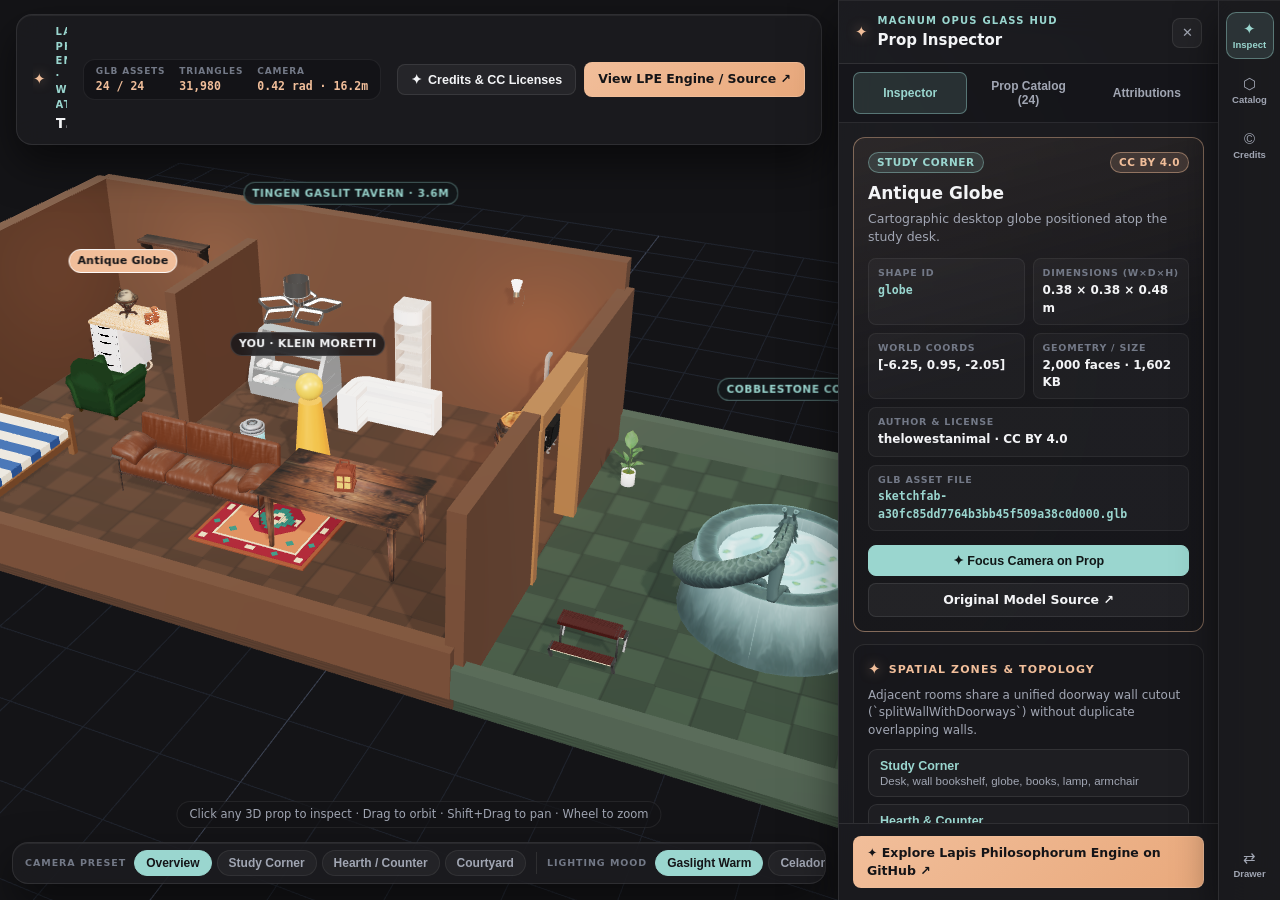
<file: docs/3d-showcase/index.html>
<!doctype html>
<html lang="en">
<head>
  <meta charset="utf-8" />
  <meta name="viewport" content="width=device-width, initial-scale=1" />
  <title>LPE 3D Atlas Showcase — Magnum Opus Glass</title>
  <link rel="stylesheet" href="./style.css" />
</head>
<body>
  <div id="lpe_showcase_app" class="lpe-app" data-lighting="gaslight">
    <!-- Spatial WebGL Stage -->
    <main class="lpe-viewport-stage" aria-label="Interactive 3D Atlas Viewport">
      <div id="lpe_canvas_wrap" class="lpe-canvas-wrap">
        <div id="lpe_labels_layer" class="lpe-webgl-labels" aria-hidden="true"></div>
      </div>

      <!-- Top Floating Telemetry & Status Bar -->
      <header class="lpe-topbar lpe-glass">
        <div class="lpe-brand">
          <span class="lpe-glyph" aria-hidden="true">✦</span>
          <div class="lpe-brand-copy">
            <span class="lpe-eyebrow">LAPIS PHILOSOPHORUM ENGINE · WEBGL ATLAS</span>
            <h1 class="lpe-title">Tingen Quarter — Spatial Prop &amp; Topology Stage</h1>
          </div>
        </div>

        <div class="lpe-telemetry" aria-label="Scene Telemetry">
          <div class="lpe-stat">
            <span class="lpe-stat-label">GLB ASSETS</span>
            <span id="stat_glb_count" class="lpe-stat-val">0 / 24</span>
          </div>
          <div class="lpe-stat">
            <span class="lpe-stat-label">TRIANGLES</span>
            <span id="stat_tri_count" class="lpe-stat-val">0</span>
          </div>
          <div class="lpe-stat">
            <span class="lpe-stat-label">CAMERA</span>
            <span id="stat_cam_coords" class="lpe-stat-val">0.42 rad · 16.5m</span>
          </div>
        </div>

        <div class="lpe-topbar-actions">
          <button type="button" id="btn_open_credits" class="lpe-btn lpe-btn-ghost" title="View CC BY 4.0 &amp; CC0 Model Attributions">
            <span aria-hidden="true">✦</span> Credits &amp; CC Licenses
          </button>
          <a class="lpe-btn lpe-btn-primary" href="https://github.com/250000000001/ST-LapisPhilosophorumEngine/tree/main" target="_blank" rel="noopener noreferrer">
            View LPE Engine / Source ↗
          </a>
        </div>
      </header>

      <!-- Bottom Floating Camera Presets & Lighting Mood Dock -->
      <section class="lpe-bottom-dock lpe-glass" aria-label="Camera Presets and Lighting Controls">
        <div class="lpe-dock-group">
          <span class="lpe-dock-label">CAMERA PRESET</span>
          <div class="lpe-pill-row" role="group" aria-label="Camera Presets">
            <button type="button" class="lpe-pill is-active" data-cam-preset="overview">Overview</button>
            <button type="button" class="lpe-pill" data-cam-preset="study">Study Corner</button>
            <button type="button" class="lpe-pill" data-cam-preset="hearth">Hearth / Counter</button>
            <button type="button" class="lpe-pill" data-cam-preset="courtyard">Courtyard</button>
          </div>
        </div>

        <div class="lpe-dock-divider" aria-hidden="true"></div>

        <div class="lpe-dock-group">
          <span class="lpe-dock-label">LIGHTING MOOD</span>
          <div class="lpe-pill-row" role="group" aria-label="Lighting Moods">
            <button type="button" class="lpe-pill is-active" data-light-mood="gaslight">Gaslight Warm</button>
            <button type="button" class="lpe-pill" data-light-mood="celadon">Celadon Night</button>
            <button type="button" class="lpe-pill" data-light-mood="daylight">Daylight</button>
          </div>
        </div>

        <div class="lpe-dock-divider" aria-hidden="true"></div>

        <div class="lpe-dock-group lpe-dock-tools">
          <button type="button" id="btn_toggle_labels" class="lpe-icon-pill is-active" title="Toggle 3D Projected Labels">Labels</button>
          <button type="button" id="btn_toggle_cutaway" class="lpe-icon-pill is-active" title="Toggle Wall Cutaway">Cutaway</button>
          <button type="button" id="btn_reset_view" class="lpe-icon-pill" title="Reset Camera Orbit">Reset</button>
        </div>
      </section>

      <!-- Subtle Interaction Hint -->
      <div class="lpe-hint-pill" aria-hidden="true">
        <span id="hover_hint_text">Click any 3D prop to inspect · Drag to orbit · Shift+Drag to pan · Wheel to zoom</span>
      </div>
    </main>

    <!-- Slide-Out Magnum Opus Glass Drawer -->
    <aside id="lpe_drawer" class="lpe-drawer lpe-glass" aria-label="LPE Spatial Inspector Drawer">
      <div class="lpe-drawer-header">
        <div class="lpe-drawer-title-wrap">
          <span class="lpe-glyph">✦</span>
          <div>
            <div class="lpe-eyebrow">MAGNUM OPUS GLASS HUD</div>
            <h2 id="drawer_heading" class="lpe-drawer-title">Prop Inspector</h2>
          </div>
        </div>
        <button type="button" id="btn_close_drawer" class="lpe-icon-btn" aria-label="Collapse Inspector Drawer" title="Collapse Drawer">✕</button>
      </div>

      <!-- Drawer Sub-Tabs -->
      <div class="lpe-drawer-tabs" role="tablist">
        <button type="button" class="lpe-tab is-active" role="tab" aria-selected="true" data-drawer-tab="inspector">Inspector</button>
        <button type="button" class="lpe-tab" role="tab" aria-selected="false" data-drawer-tab="catalog">Prop Catalog (24)</button>
        <button type="button" class="lpe-tab" role="tab" aria-selected="false" data-drawer-tab="credits">Attributions</button>
      </div>

      <!-- TAB 1: Selected Prop Inspector -->
      <div id="tab_inspector" class="lpe-drawer-body" role="tabpanel">
        <div id="inspector_card" class="lpe-bento-card lpe-selected-card">
          <div class="lpe-card-kicker">
            <span id="insp_zone_badge" class="lpe-badge lpe-badge-celadon">Study Corner</span>
            <span id="insp_license_badge" class="lpe-badge lpe-badge-peach">CC BY 4.0</span>
          </div>
          <h3 id="insp_name" class="lpe-prop-name">Antique Globe</h3>
          <p id="insp_desc" class="lpe-prop-desc">Normalized bottom-center pivot GLB prop with real-time bounding-box grounding and shadow projection.</p>

          <dl class="lpe-spec-grid">
            <div class="lpe-spec-cell">
              <dt>SHAPE ID</dt>
              <dd id="insp_shape_id"><code>globe</code></dd>
            </div>
            <div class="lpe-spec-cell">
              <dt>DIMENSIONS (W×D×H)</dt>
              <dd id="insp_dims">0.38 × 0.38 × 0.48 m</dd>
            </div>
            <div class="lpe-spec-cell">
              <dt>WORLD COORDS</dt>
              <dd id="insp_coords">[-2.75, 0.95, -2.10]</dd>
            </div>
            <div class="lpe-spec-cell">
              <dt>GEOMETRY / SIZE</dt>
              <dd id="insp_geom">2,000 faces · 1,602 KB</dd>
            </div>
            <div class="lpe-spec-cell lpe-spec-wide">
              <dt>AUTHOR &amp; LICENSE</dt>
              <dd id="insp_author">thelowestanimal · Creative Commons Attribution 4.0</dd>
            </div>
            <div class="lpe-spec-cell lpe-spec-wide">
              <dt>GLB ASSET FILE</dt>
              <dd id="insp_file"><code>sketchfab-a30fc85dd7764b3bb45f509a38c0d000.glb</code></dd>
            </div>
          </dl>

          <div class="lpe-card-actions">
            <button type="button" id="btn_focus_prop" class="lpe-btn lpe-btn-celadon">
              ✦ Focus Camera on Prop
            </button>
            <a id="insp_source_url" class="lpe-btn lpe-btn-ghost" href="https://sketchfab.com/3d-models/antique-globe-a30fc85dd7764b3bb45f509a38c0d000" target="_blank" rel="noopener noreferrer">
              Original Model Source ↗
            </a>
          </div>
        </div>

        <!-- Zone Quick-Select Bento -->
        <div class="lpe-bento-card">
          <div class="lpe-section-header">
            <span class="lpe-glyph">✦</span>
            <span>SPATIAL ZONES &amp; TOPOLOGY</span>
          </div>
          <p class="lpe-small-copy">
            Adjacent rooms share a unified doorway wall cutout (`splitWallWithDoorways`) without duplicate overlapping walls.
          </p>
          <div class="lpe-zone-grid">
            <button type="button" class="lpe-zone-btn" data-cam-preset="study">
              <strong>Study Corner</strong>
              <span>Desk, wall bookshelf, globe, books, lamp, armchair</span>
            </button>
            <button type="button" class="lpe-zone-btn" data-cam-preset="hearth">
              <strong>Hearth &amp; Counter</strong>
              <span>Wood stove, bar, kitchen counter, sofa, table, kits</span>
            </button>
            <button type="button" class="lpe-zone-btn" data-cam-preset="courtyard">
              <strong>Cobblestone Courtyard</strong>
              <span>Fountain, bench, streetlamp, plant, medieval signpost</span>
            </button>
          </div>
        </div>
      </div>

      <!-- TAB 2: Prop Catalog -->
      <div id="tab_catalog" class="lpe-drawer-body is-hidden" role="tabpanel">
        <div class="lpe-filter-row">
          <button type="button" class="lpe-chip is-active" data-zone-filter="all">All (24)</button>
          <button type="button" class="lpe-chip" data-zone-filter="Study Corner">Study</button>
          <button type="button" class="lpe-chip" data-zone-filter="Hearth & Counter">Hearth &amp; Hall</button>
          <button type="button" class="lpe-chip" data-zone-filter="Courtyard">Courtyard</button>
        </div>
        <div id="catalog_list" class="lpe-catalog-list" role="list"></div>
      </div>

      <!-- TAB 3: Credits & Licenses -->
      <div id="tab_credits" class="lpe-drawer-body is-hidden" role="tabpanel">
        <div class="lpe-bento-card">
          <div class="lpe-section-header">
            <span class="lpe-glyph">✦</span>
            <span>LICENSE BOUNDARY &amp; CREDITS</span>
          </div>
          <p class="lpe-small-copy">
            All 3D models are credited below per <strong>CC BY 4.0</strong> and <strong>CC0 1.0</strong>. At load time, LPE centers bottom pivots to <code>(0,0,0)</code>, adapts legacy specular-glossiness materials, and scales props to target room dimensions. No endorsement by original creators is implied.
          </p>
        </div>
        <div id="drawer_credits_list" class="lpe-credits-list"></div>
      </div>

      <!-- Drawer Footer CTA -->
      <div class="lpe-drawer-footer">
        <a class="lpe-btn lpe-btn-primary lpe-btn-full" href="https://github.com/250000000001/ST-LapisPhilosophorumEngine/tree/main" target="_blank" rel="noopener noreferrer">
          ✦ Explore Lapis Philosophorum Engine on GitHub ↗
        </a>
      </div>
    </aside>

    <!-- Vertical Collapsible Side-Rail (SleepTavernHome + Magnum Opus Glass Ergonomics) -->
    <nav id="lpe_rail" class="lpe-rail lpe-glass" aria-label="Magnum Opus Vertical Rail">
      <button type="button" class="lpe-rail-btn is-active" data-rail-tab="inspector" title="Prop Inspector">
        <span class="lpe-rail-icon" aria-hidden="true">✦</span>
        <span class="lpe-rail-text">Inspect</span>
      </button>
      <button type="button" class="lpe-rail-btn" data-rail-tab="catalog" title="3D Prop Catalog">
        <span class="lpe-rail-icon" aria-hidden="true">⬡</span>
        <span class="lpe-rail-text">Catalog</span>
      </button>
      <button type="button" class="lpe-rail-btn" data-rail-tab="credits" title="CC BY 4.0 &amp; CC0 Attributions">
        <span class="lpe-rail-icon" aria-hidden="true">©</span>
        <span class="lpe-rail-text">Credits</span>
      </button>
      <div class="lpe-rail-spacer"></div>
      <button type="button" id="btn_rail_toggle" class="lpe-rail-btn" title="Toggle Inspector Drawer" aria-expanded="true">
        <span class="lpe-rail-icon" aria-hidden="true">⇄</span>
        <span class="lpe-rail-text">Drawer</span>
      </button>
    </nav>

    <!-- Credits & Attribution Modal -->
    <div id="credits_modal" class="lpe-modal-backdrop is-hidden" role="dialog" aria-modal="true" aria-labelledby="modal_credits_title">
      <div class="lpe-modal lpe-glass">
        <div class="lpe-modal-header">
          <div class="lpe-drawer-title-wrap">
            <span class="lpe-glyph">✦</span>
            <div>
              <div class="lpe-eyebrow">CREATIVE COMMONS ATTRIBUTION</div>
              <h2 id="modal_credits_title" class="lpe-drawer-title">3D Model Assets &amp; Engine Licenses</h2>
            </div>
          </div>
          <button type="button" id="btn_close_modal" class="lpe-icon-btn" aria-label="Close Credits Modal">✕</button>
        </div>
        <div class="lpe-modal-body">
          <p class="lpe-small-copy">
            <strong>Engine &amp; UI Code:</strong> Lapis Philosophorum Engine (LPE) procedural architecture, topology, and Magnum Opus Glass UI are licensed under <a href="https://creativecommons.org/licenses/by-nc/4.0/" target="_blank" rel="noopener noreferrer">CC BY-NC 4.0</a>. Three.js (`0.187.0`) is licensed under the MIT License.
          </p>
          <p class="lpe-small-copy">
            <strong>3D Asset Transformations:</strong> Industrial (`psx-industrial.glb`) and Sci-Fi (`scifi-lab-props.glb`) packs had individual prop meshes isolated, pivots normalized to <code>(0,0,0)</code>, and textures converted to WebP. Standalone Sketchfab `.glb` models have bottom-center pivots normalized, orientation aligned, and legacy `KHR_materials_pbrSpecularGlossiness` materials adapted at runtime.
          </p>
          <div id="modal_credits_grid" class="lpe-modal-credits-grid"></div>
        </div>
      </div>
    </div>
  </div>

  <script type="module" src="./showcase.js"></script>
</body>
</html>
</file>
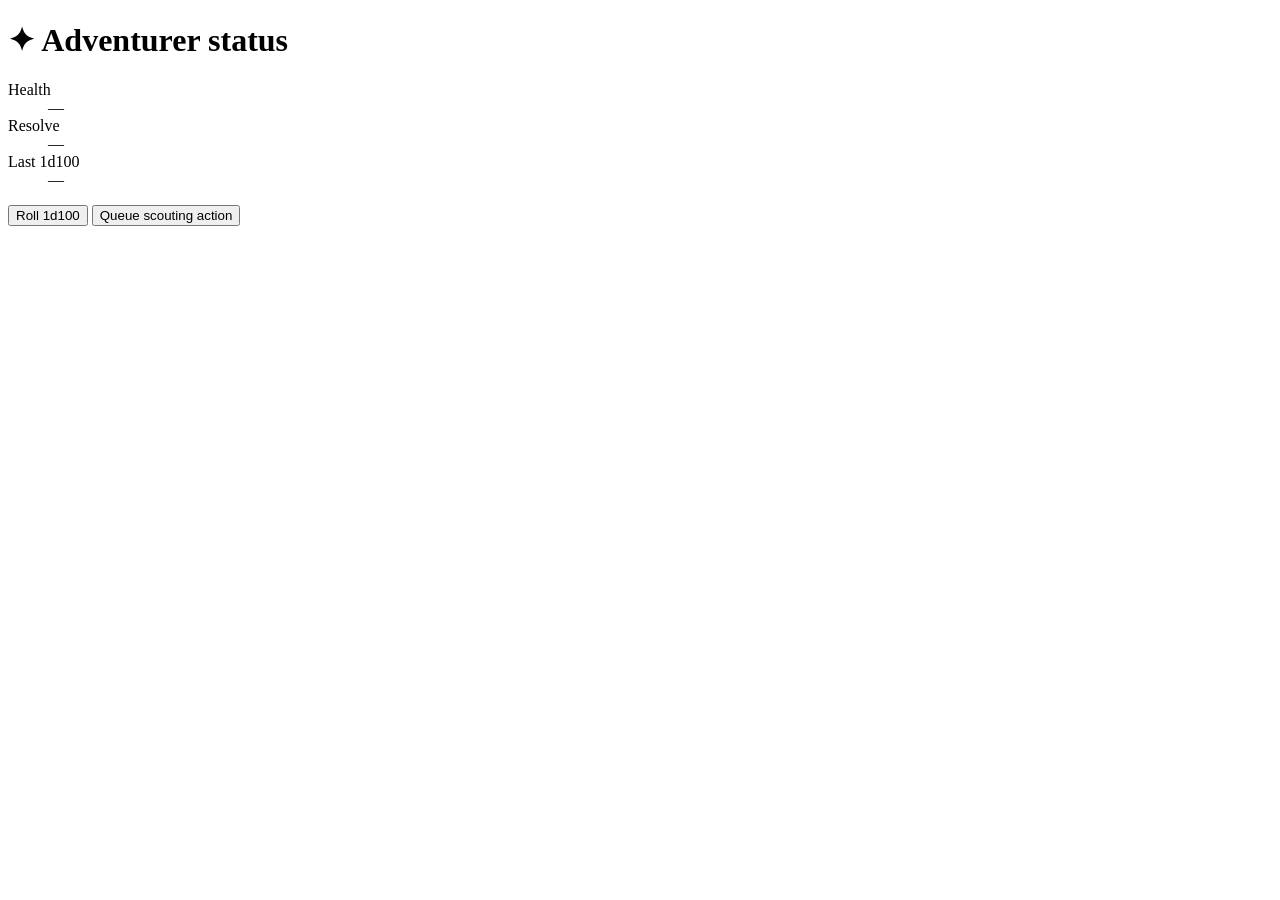
<file: templates/lpe-card-template/src/panel.html>
<!doctype html>
<html lang="en">
<head>
  <meta charset="utf-8">
  <meta name="viewport" content="width=device-width, initial-scale=1">
  <title>Adventurer status</title>
  <!-- LPE_STYLES -->
</head>
<body>
  <main data-lpe-screen="origin" aria-labelledby="title">
    <h1 id="title"><span class="lpe-ornament" aria-hidden="true">✦</span> Adventurer status</h1>
    <dl>
      <div><dt>Health</dt><dd id="health" class="lpe-number">—</dd></div>
      <div><dt>Resolve</dt><dd id="resolve" class="lpe-number">—</dd></div>
      <div><dt>Last 1d100</dt><dd id="roll" class="lpe-number">—</dd></div>
    </dl>
    <div class="actions">
      <button id="roll-button" type="button">Roll 1d100</button>
      <button id="queue-button" type="button">Queue scouting action</button>
    </div>
    <p id="status" role="status"></p>
  </main>
  <!-- LPE_SCRIPT -->
</body>
</html>
</file>
<file: docs/3d-showcase/style.css>
:root {
  --lpe-bg-obsidian: #141417;
  --lpe-glass-surface: rgba(29, 29, 32, 0.78);
  --lpe-glass-elevated: rgba(38, 39, 44, 0.84);
  --lpe-glass-card: rgba(23, 23, 27, 0.72);
  --lpe-border-hairline: rgba(255, 255, 255, 0.09);
  --lpe-border-celadon: rgba(154, 214, 207, 0.42);
  --lpe-border-peach: rgba(241, 190, 154, 0.45);
  --lpe-celadon: #9AD6CF;
  --lpe-celadon-dim: rgba(154, 214, 207, 0.14);
  --lpe-peach: #F1BE9A;
  --lpe-peach-dim: rgba(241, 190, 154, 0.15);
  --lpe-text-main: #F3F4F6;
  --lpe-text-muted: #A1A6B3;
  --lpe-text-dim: #737987;
  --lpe-shadow-glass: 0 18px 42px rgba(0, 0, 0, 0.52), 0 1px 0 rgba(255, 255, 255, 0.06) inset;
  --lpe-radius-lg: 16px;
  --lpe-radius-md: 12px;
  --lpe-radius-sm: 8px;
  --lpe-rail-w: 62px;
  --lpe-drawer-w: 380px;
}

*,
*::before,
*::after {
  box-sizing: border-box;
}

html,
body {
  margin: 0;
  padding: 0;
  width: 100%;
  height: 100%;
  overflow: hidden;
  background: var(--lpe-bg-obsidian);
  color: var(--lpe-text-main);
  font-family: "Inter", "Segoe UI", system-ui, -apple-system, sans-serif;
  font-size: 14px;
  line-height: 1.45;
  -webkit-font-smoothing: antialiased;
}

.lpe-app {
  position: relative;
  width: 100vw;
  height: 100vh;
  display: flex;
  overflow: hidden;
  background: radial-gradient(circle at 42% 35%, #23252c 0%, #141417 75%);
}

.lpe-glass {
  background: var(--lpe-glass-surface);
  backdrop-filter: blur(18px) saturate(135%);
  -webkit-backdrop-filter: blur(18px) saturate(135%);
  border: 1px solid var(--lpe-border-hairline);
  box-shadow: var(--lpe-shadow-glass);
}

/* Viewport Stage */
.lpe-viewport-stage {
  position: relative;
  flex: 1 1 auto;
  height: 100%;
  min-width: 0;
  overflow: hidden;
}

.lpe-canvas-wrap {
  position: absolute;
  inset: 0;
  width: 100%;
  height: 100%;
}

.lpe-webgl-canvas {
  display: block;
  width: 100%;
  height: 100%;
  cursor: grab;
}

.lpe-webgl-canvas:active {
  cursor: grabbing;
}

/* Projected 3D Labels */
.lpe-webgl-labels {
  position: absolute;
  inset: 0;
  pointer-events: none;
  overflow: hidden;
}

.lpe-webgl-label {
  position: absolute;
  transform: translate(-50%, -100%);
  padding: 3px 8px;
  border-radius: 999px;
  font-size: 11px;
  font-weight: 600;
  letter-spacing: 0.02em;
  white-space: nowrap;
  color: var(--lpe-text-main);
  background: rgba(22, 22, 26, 0.82);
  border: 1px solid rgba(255, 255, 255, 0.14);
  backdrop-filter: blur(8px);
  font-variant-numeric: tabular-nums;
  transition: border-color 0.16s ease, color 0.16s ease;
}

.lpe-webgl-label.is-room {
  color: var(--lpe-celadon);
  border-color: var(--lpe-border-celadon);
  background: rgba(20, 24, 28, 0.88);
  text-transform: uppercase;
  letter-spacing: 0.06em;
  font-size: 10.5px;
}

.lpe-webgl-label.is-selected {
  color: #141417;
  background: var(--lpe-peach);
  border-color: #fff;
  font-weight: 700;
}

/* Top Floating Telemetry Bar */
.lpe-topbar {
  position: absolute;
  top: 14px;
  left: 16px;
  right: 16px;
  z-index: 15;
  display: flex;
  align-items: center;
  justify-content: space-between;
  gap: 16px;
  padding: 10px 16px;
  border-radius: var(--lpe-radius-lg);
}

.lpe-brand {
  display: flex;
  align-items: center;
  gap: 10px;
  min-width: 0;
  flex: 1 1 auto;
  overflow: hidden;
}

.lpe-brand-copy {
  min-width: 0;
  overflow: hidden;
}

.lpe-glyph {
  display: inline-flex;
  align-items: center;
  justify-content: center;
  color: var(--lpe-peach);
  font-size: 15px;
  text-shadow: 0 0 12px rgba(241, 190, 154, 0.55);
}

.lpe-eyebrow {
  display: block;
  font-size: 10px;
  font-weight: 700;
  letter-spacing: 0.12em;
  text-transform: uppercase;
  color: var(--lpe-celadon);
}

.lpe-title {
  margin: 1px 0 0;
  font-size: 14.5px;
  font-weight: 650;
  color: var(--lpe-text-main);
  white-space: nowrap;
  overflow: hidden;
  text-overflow: ellipsis;
}

.lpe-telemetry {
  display: flex;
  align-items: center;
  gap: 14px;
  padding: 5px 12px;
  border-radius: var(--lpe-radius-md);
  background: rgba(16, 16, 19, 0.58);
  border: 1px solid rgba(255, 255, 255, 0.07);
  font-variant-numeric: tabular-nums;
  flex-shrink: 0;
}

.lpe-stat {
  display: flex;
  flex-direction: column;
  white-space: nowrap;
}

.lpe-stat-label {
  font-size: 9px;
  font-weight: 700;
  letter-spacing: 0.09em;
  color: var(--lpe-text-dim);
  white-space: nowrap;
}

.lpe-stat-val {
  font-size: 11.5px;
  font-weight: 600;
  color: var(--lpe-peach);
  font-family: "JetBrains Mono", "Cascadia Code", Consolas, monospace;
  white-space: nowrap;
}

.lpe-topbar-actions {
  display: flex;
  align-items: center;
  gap: 8px;
  flex-shrink: 0;
}

/* Buttons & Pills */
.lpe-btn {
  display: inline-flex;
  align-items: center;
  justify-content: center;
  gap: 6px;
  padding: 7px 13px;
  border-radius: var(--lpe-radius-sm);
  font-size: 12.5px;
  font-weight: 600;
  text-decoration: none;
  cursor: pointer;
  border: 1px solid var(--lpe-border-hairline);
  transition: all 0.16s ease;
  color: var(--lpe-text-main);
  background: rgba(255, 255, 255, 0.05);
}

.lpe-btn:hover {
  border-color: rgba(255, 255, 255, 0.22);
  background: rgba(255, 255, 255, 0.1);
}

.lpe-btn-primary {
  color: #141417;
  background: linear-gradient(135deg, var(--lpe-peach), #e9a97c);
  border-color: rgba(241, 190, 154, 0.75);
}

.lpe-btn-primary:hover {
  background: linear-gradient(135deg, #f6cba9, var(--lpe-peach));
  box-shadow: 0 0 18px rgba(241, 190, 154, 0.35);
}

.lpe-btn-celadon {
  color: #101717;
  background: var(--lpe-celadon);
  border-color: var(--lpe-celadon);
}

.lpe-btn-celadon:hover {
  background: #b1e4de;
}

.lpe-btn-full {
  width: 100%;
}

/* Bottom Floating Controls Dock */
.lpe-bottom-dock {
  position: absolute;
  bottom: 16px;
  left: 50%;
  transform: translateX(-50%);
  z-index: 15;
  display: flex;
  align-items: center;
  gap: 10px;
  padding: 7px 12px;
  border-radius: var(--lpe-radius-lg);
  max-width: calc(100% - 24px);
  overflow-x: auto;
  scrollbar-width: none;
}

.lpe-bottom-dock::-webkit-scrollbar {
  display: none;
}

.lpe-dock-group {
  display: flex;
  align-items: center;
  gap: 8px;
  flex-shrink: 0;
}

.lpe-dock-label {
  font-size: 9.5px;
  font-weight: 700;
  letter-spacing: 0.1em;
  color: var(--lpe-text-dim);
}

.lpe-dock-divider {
  width: 1px;
  height: 22px;
  background: var(--lpe-border-hairline);
  flex-shrink: 0;
}

.lpe-pill-row {
  display: flex;
  align-items: center;
  gap: 5px;
}

.lpe-pill,
.lpe-icon-pill {
  padding: 5px 11px;
  border-radius: 999px;
  font-size: 12px;
  font-weight: 600;
  color: var(--lpe-text-muted);
  background: rgba(255, 255, 255, 0.04);
  border: 1px solid rgba(255, 255, 255, 0.07);
  cursor: pointer;
  transition: all 0.15s ease;
  white-space: nowrap;
}

.lpe-pill:hover,
.lpe-icon-pill:hover {
  color: var(--lpe-text-main);
  border-color: rgba(255, 255, 255, 0.2);
}

.lpe-pill.is-active {
  color: #141417;
  background: var(--lpe-celadon);
  border-color: var(--lpe-celadon);
}

.lpe-icon-pill.is-active {
  color: var(--lpe-peach);
  background: var(--lpe-peach-dim);
  border-color: var(--lpe-border-peach);
}

.lpe-hint-pill {
  position: absolute;
  bottom: 72px;
  left: 50%;
  transform: translateX(-50%);
  z-index: 12;
  padding: 4px 12px;
  border-radius: 999px;
  font-size: 11.5px;
  color: var(--lpe-text-muted);
  background: rgba(20, 20, 23, 0.72);
  border: 1px solid rgba(255, 255, 255, 0.07);
  pointer-events: none;
  white-space: nowrap;
}

/* Slide-Out Drawer */
.lpe-drawer {
  width: var(--lpe-drawer-w);
  height: 100%;
  display: flex;
  flex-direction: column;
  border-top: 0;
  border-bottom: 0;
  border-right: 0;
  z-index: 20;
  transition: width 0.22s ease, opacity 0.18s ease;
  flex-shrink: 0;
}

.lpe-drawer.is-collapsed {
  width: 0;
  opacity: 0;
  overflow: hidden;
  border-left-width: 0;
}

.lpe-drawer-header {
  display: flex;
  align-items: center;
  justify-content: space-between;
  padding: 14px 16px 12px;
  border-bottom: 1px solid var(--lpe-border-hairline);
}

.lpe-drawer-title-wrap {
  display: flex;
  align-items: center;
  gap: 10px;
}

.lpe-drawer-title {
  margin: 1px 0 0;
  font-size: 15px;
  font-weight: 650;
}

.lpe-icon-btn {
  width: 30px;
  height: 30px;
  border-radius: 8px;
  border: 1px solid var(--lpe-border-hairline);
  background: rgba(255, 255, 255, 0.04);
  color: var(--lpe-text-muted);
  cursor: pointer;
  display: inline-flex;
  align-items: center;
  justify-content: center;
}

.lpe-icon-btn:hover {
  color: var(--lpe-text-main);
  background: rgba(255, 255, 255, 0.1);
}

.lpe-drawer-tabs {
  display: grid;
  grid-template-columns: repeat(3, 1fr);
  gap: 4px;
  padding: 8px 14px;
  border-bottom: 1px solid var(--lpe-border-hairline);
  background: rgba(16, 16, 19, 0.42);
}

.lpe-tab {
  padding: 6px 8px;
  border-radius: 7px;
  font-size: 12px;
  font-weight: 600;
  color: var(--lpe-text-muted);
  background: transparent;
  border: 1px solid transparent;
  cursor: pointer;
}

.lpe-tab.is-active {
  color: var(--lpe-celadon);
  background: var(--lpe-celadon-dim);
  border-color: var(--lpe-border-celadon);
}

.lpe-drawer-body {
  flex: 1 1 auto;
  overflow-y: auto;
  padding: 14px;
  display: flex;
  flex-direction: column;
  gap: 12px;
}

.is-hidden {
  display: none !important;
}

/* Bento Cards */
.lpe-bento-card {
  padding: 14px;
  border-radius: var(--lpe-radius-md);
  background: var(--lpe-glass-card);
  border: 1px solid var(--lpe-border-hairline);
}

.lpe-selected-card {
  border-color: var(--lpe-border-peach);
  background: linear-gradient(165deg, rgba(241, 190, 154, 0.08) 0%, rgba(23, 23, 27, 0.82) 48%);
}

.lpe-card-kicker {
  display: flex;
  align-items: center;
  justify-content: space-between;
  gap: 8px;
  margin-bottom: 8px;
}

.lpe-badge {
  display: inline-flex;
  align-items: center;
  padding: 2px 8px;
  border-radius: 999px;
  font-size: 10.5px;
  font-weight: 700;
  letter-spacing: 0.05em;
  text-transform: uppercase;
}

.lpe-badge-celadon {
  color: var(--lpe-celadon);
  background: var(--lpe-celadon-dim);
  border: 1px solid var(--lpe-border-celadon);
}

.lpe-badge-peach {
  color: var(--lpe-peach);
  background: var(--lpe-peach-dim);
  border: 1px solid var(--lpe-border-peach);
}

.lpe-prop-name {
  margin: 0 0 4px;
  font-size: 17px;
  font-weight: 700;
  color: var(--lpe-text-main);
}

.lpe-prop-desc {
  margin: 0 0 12px;
  font-size: 12.5px;
  color: var(--lpe-text-muted);
}

.lpe-spec-grid {
  margin: 0 0 14px;
  display: grid;
  grid-template-columns: repeat(2, minmax(0, 1fr));
  gap: 8px;
  font-variant-numeric: tabular-nums;
}

.lpe-spec-cell {
  padding: 7px 9px;
  border-radius: 8px;
  background: rgba(255, 255, 255, 0.03);
  border: 1px solid rgba(255, 255, 255, 0.06);
}

.lpe-spec-wide {
  grid-column: 1 / -1;
}

.lpe-spec-cell dt {
  font-size: 9.5px;
  font-weight: 700;
  letter-spacing: 0.08em;
  color: var(--lpe-text-dim);
  margin-bottom: 2px;
}

.lpe-spec-cell dd {
  margin: 0;
  font-size: 12px;
  font-weight: 600;
  color: var(--lpe-text-main);
  overflow-wrap: anywhere;
}

.lpe-spec-cell code {
  color: var(--lpe-celadon);
  font-family: "JetBrains Mono", Consolas, monospace;
  font-size: 11.5px;
}

.lpe-card-actions {
  display: flex;
  flex-direction: column;
  gap: 7px;
}

.lpe-section-header {
  display: flex;
  align-items: center;
  gap: 7px;
  font-size: 11px;
  font-weight: 700;
  letter-spacing: 0.1em;
  color: var(--lpe-peach);
  margin-bottom: 6px;
}

.lpe-small-copy {
  margin: 0 0 10px;
  font-size: 12px;
  color: var(--lpe-text-muted);
}

.lpe-small-copy a {
  color: var(--lpe-celadon);
}

.lpe-zone-grid {
  display: flex;
  flex-direction: column;
  gap: 7px;
}

.lpe-zone-btn {
  text-align: left;
  padding: 9px 11px;
  border-radius: 9px;
  background: rgba(255, 255, 255, 0.03);
  border: 1px solid var(--lpe-border-hairline);
  color: var(--lpe-text-main);
  cursor: pointer;
  display: flex;
  flex-direction: column;
  gap: 2px;
  transition: all 0.15s ease;
}

.lpe-zone-btn:hover {
  border-color: var(--lpe-border-celadon);
  background: var(--lpe-celadon-dim);
}

.lpe-zone-btn strong {
  font-size: 12.5px;
  color: var(--lpe-celadon);
}

.lpe-zone-btn span {
  font-size: 11.5px;
  color: var(--lpe-text-muted);
}

/* Catalog & Credits Lists */
.lpe-filter-row {
  display: flex;
  flex-wrap: wrap;
  gap: 5px;
}

.lpe-chip {
  padding: 4px 10px;
  border-radius: 999px;
  font-size: 11.5px;
  font-weight: 600;
  color: var(--lpe-text-muted);
  background: rgba(255, 255, 255, 0.04);
  border: 1px solid var(--lpe-border-hairline);
  cursor: pointer;
}

.lpe-chip.is-active {
  color: #141417;
  background: var(--lpe-peach);
  border-color: var(--lpe-peach);
}

.lpe-catalog-list,
.lpe-credits-list {
  display: flex;
  flex-direction: column;
  gap: 7px;
}

.lpe-catalog-item {
  display: flex;
  align-items: center;
  justify-content: space-between;
  gap: 10px;
  padding: 9px 11px;
  border-radius: 10px;
  background: rgba(255, 255, 255, 0.03);
  border: 1px solid var(--lpe-border-hairline);
  color: var(--lpe-text-main);
  cursor: pointer;
  text-align: left;
  font-variant-numeric: tabular-nums;
}

.lpe-catalog-item:hover,
.lpe-catalog-item.is-selected {
  border-color: var(--lpe-border-peach);
  background: var(--lpe-peach-dim);
}

.lpe-catalog-item-title {
  font-size: 12.5px;
  font-weight: 650;
  display: block;
}

.lpe-catalog-item-sub {
  font-size: 11px;
  color: var(--lpe-text-muted);
}

.lpe-credit-card {
  padding: 10px 12px;
  border-radius: 10px;
  background: rgba(255, 255, 255, 0.03);
  border: 1px solid var(--lpe-border-hairline);
  font-size: 12px;
}

.lpe-credit-card strong {
  color: var(--lpe-celadon);
}

.lpe-credit-card a {
  color: var(--lpe-peach);
  text-decoration: none;
}

.lpe-credit-card a:hover {
  text-decoration: underline;
}

.lpe-drawer-footer {
  padding: 12px 14px;
  border-top: 1px solid var(--lpe-border-hairline);
}

/* Vertical Side-Rail */
.lpe-rail {
  width: var(--lpe-rail-w);
  height: 100%;
  display: flex;
  flex-direction: column;
  align-items: center;
  padding: 12px 6px;
  gap: 8px;
  border-top: 0;
  border-bottom: 0;
  border-right: 0;
  z-index: 25;
  flex-shrink: 0;
}

.lpe-rail-btn {
  width: 48px;
  padding: 8px 4px;
  border-radius: 10px;
  border: 1px solid transparent;
  background: transparent;
  color: var(--lpe-text-muted);
  cursor: pointer;
  display: flex;
  flex-direction: column;
  align-items: center;
  gap: 3px;
  transition: all 0.15s ease;
}

.lpe-rail-btn:hover {
  color: var(--lpe-text-main);
  background: rgba(255, 255, 255, 0.06);
}

.lpe-rail-btn.is-active {
  color: var(--lpe-celadon);
  background: var(--lpe-celadon-dim);
  border-color: var(--lpe-border-celadon);
}

.lpe-rail-icon {
  font-size: 15px;
  line-height: 1;
}

.lpe-rail-text {
  font-size: 9.5px;
  font-weight: 600;
}

.lpe-rail-spacer {
  flex: 1 1 auto;
}

/* Credits Modal */
.lpe-modal-backdrop {
  position: fixed;
  inset: 0;
  z-index: 60;
  background: rgba(10, 10, 13, 0.72);
  backdrop-filter: blur(6px);
  display: flex;
  align-items: center;
  justify-content: center;
  padding: 20px;
}

.lpe-modal {
  width: min(860px, 100%);
  max-height: 84vh;
  border-radius: var(--lpe-radius-lg);
  display: flex;
  flex-direction: column;
  overflow: hidden;
}

.lpe-modal-header {
  display: flex;
  align-items: center;
  justify-content: space-between;
  padding: 14px 18px;
  border-bottom: 1px solid var(--lpe-border-hairline);
}

.lpe-modal-body {
  padding: 16px 18px;
  overflow-y: auto;
}

.lpe-modal-credits-grid {
  display: grid;
  grid-template-columns: repeat(auto-fill, minmax(250px, 1fr));
  gap: 10px;
  margin-top: 12px;
}

/* Responsive Mobile Bottom-Sheet Ergonomics (< 960px) */
@media (max-width: 960px) {
  .lpe-telemetry,
  .lpe-hint-pill {
    display: none;
  }

  .lpe-app {
    flex-direction: column;
  }

  .lpe-rail {
    position: fixed;
    right: 12px;
    top: 76px;
    width: auto;
    height: auto;
    border-radius: 14px;
    border: 1px solid var(--lpe-border-hairline);
  }

  .lpe-drawer {
    position: fixed;
    left: 0;
    right: 0;
    bottom: 0;
    width: 100%;
    height: 52dvh;
    border-radius: 18px 18px 0 0;
    border-top: 1px solid var(--lpe-border-hairline);
  }

  .lpe-drawer.is-collapsed {
    width: 100%;
    height: 0;
  }
}

@media (prefers-reduced-motion: reduce) {
  *,
  *::before,
  *::after {
    transition-duration: 0.01ms !important;
    animation-duration: 0.01ms !important;
  }
}
</file>
